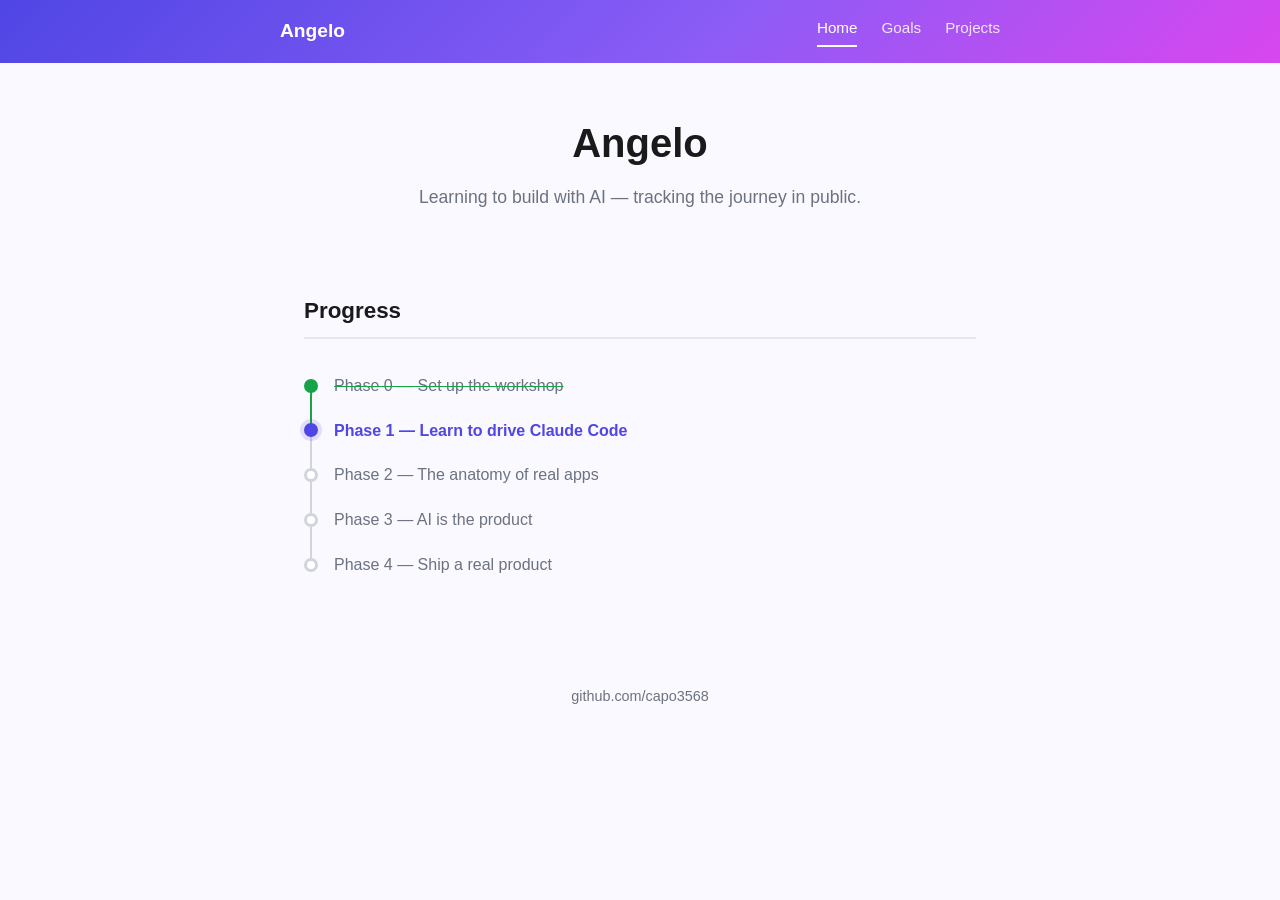
<file: index.html>
<!DOCTYPE html>
<html lang="en">
<head>
  <meta charset="UTF-8">
  <meta name="viewport" content="width=device-width, initial-scale=1.0">
  <title>Angelo — Building with AI</title>
  <link rel="stylesheet" href="style.css">
</head>
<body>
  <nav class="site-nav">
    <div class="nav-inner">
      <a href="index.html" class="nav-logo">Angelo</a>
      <div class="nav-links">
        <a href="index.html" class="active">Home</a>
        <a href="goals.html">Goals</a>
        <a href="projects.html">Projects</a>
      </div>
    </div>
  </nav>

  <header class="hero">
    <h1>Angelo</h1>
    <p class="tagline">Learning to build with AI — tracking the journey in public.</p>
  </header>

  <main>
    <section class="progress">
      <h2>Progress</h2>
      <ol class="progress-tracker">
        <li class="done"><span class="dot"></span><span class="label">Phase 0 — Set up the workshop</span></li>
        <li class="current"><span class="dot"></span><span class="label">Phase 1 — Learn to drive Claude Code</span></li>
        <li class="upcoming"><span class="dot"></span><span class="label">Phase 2 — The anatomy of real apps</span></li>
        <li class="upcoming"><span class="dot"></span><span class="label">Phase 3 — AI is the product</span></li>
        <li class="upcoming"><span class="dot"></span><span class="label">Phase 4 — Ship a real product</span></li>
      </ol>
    </section>
  </main>

  <footer>
    <a href="https://github.com/capo3568" target="_blank" rel="noopener">github.com/capo3568</a>
  </footer>
</body>
</html>
</file>
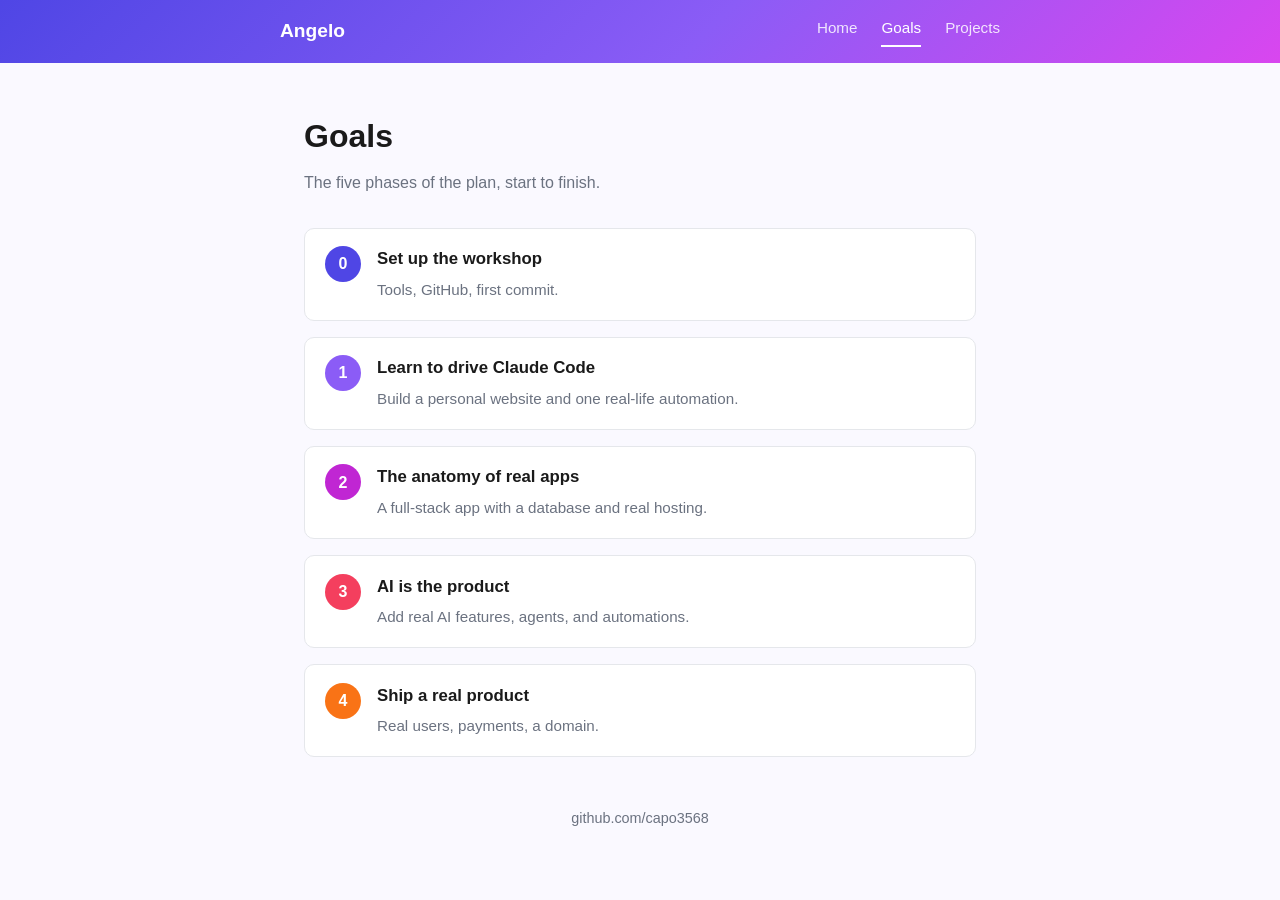
<file: goals.html>
<!DOCTYPE html>
<html lang="en">
<head>
  <meta charset="UTF-8">
  <meta name="viewport" content="width=device-width, initial-scale=1.0">
  <title>Goals — Angelo</title>
  <link rel="stylesheet" href="style.css">
</head>
<body>
  <nav class="site-nav">
    <div class="nav-inner">
      <a href="index.html" class="nav-logo">Angelo</a>
      <div class="nav-links">
        <a href="index.html">Home</a>
        <a href="goals.html" class="active">Goals</a>
        <a href="projects.html">Projects</a>
      </div>
    </div>
  </nav>

  <main>
    <h1 class="page-title">Goals</h1>
    <p class="page-subtitle">The five phases of the plan, start to finish.</p>

    <ul class="goals-list">
      <li class="goal-item">
        <div class="goal-number phase-0">0</div>
        <div>
          <h3>Set up the workshop</h3>
          <p>Tools, GitHub, first commit.</p>
        </div>
      </li>
      <li class="goal-item">
        <div class="goal-number phase-1">1</div>
        <div>
          <h3>Learn to drive Claude Code</h3>
          <p>Build a personal website and one real-life automation.</p>
        </div>
      </li>
      <li class="goal-item">
        <div class="goal-number phase-2">2</div>
        <div>
          <h3>The anatomy of real apps</h3>
          <p>A full-stack app with a database and real hosting.</p>
        </div>
      </li>
      <li class="goal-item">
        <div class="goal-number phase-3">3</div>
        <div>
          <h3>AI is the product</h3>
          <p>Add real AI features, agents, and automations.</p>
        </div>
      </li>
      <li class="goal-item">
        <div class="goal-number phase-4">4</div>
        <div>
          <h3>Ship a real product</h3>
          <p>Real users, payments, a domain.</p>
        </div>
      </li>
    </ul>
  </main>

  <footer>
    <a href="https://github.com/capo3568" target="_blank" rel="noopener">github.com/capo3568</a>
  </footer>
</body>
</html>
</file>
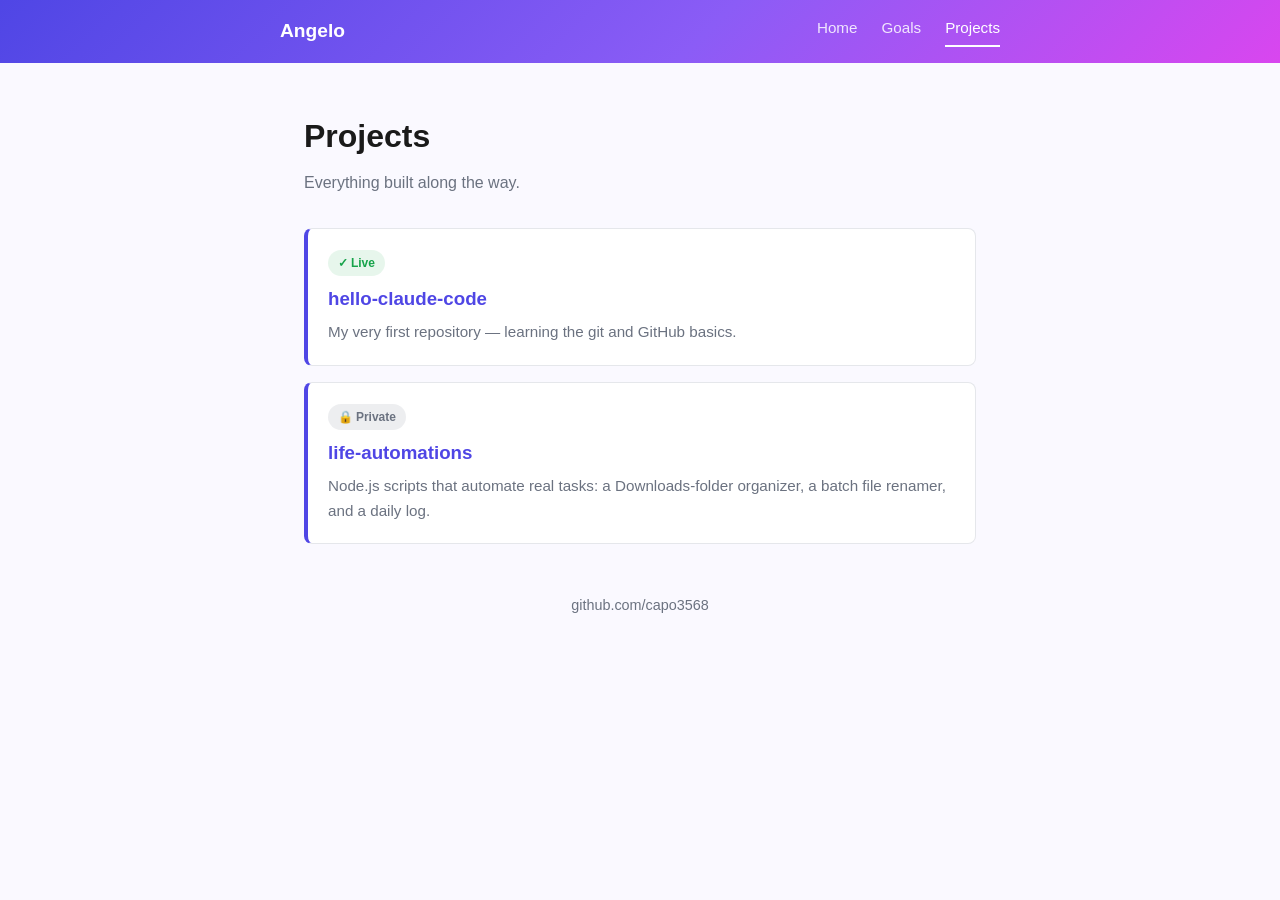
<file: projects.html>
<!DOCTYPE html>
<html lang="en">
<head>
  <meta charset="UTF-8">
  <meta name="viewport" content="width=device-width, initial-scale=1.0">
  <title>Projects — Angelo</title>
  <link rel="stylesheet" href="style.css">
</head>
<body>
  <nav class="site-nav">
    <div class="nav-inner">
      <a href="index.html" class="nav-logo">Angelo</a>
      <div class="nav-links">
        <a href="index.html">Home</a>
        <a href="goals.html">Goals</a>
        <a href="projects.html" class="active">Projects</a>
      </div>
    </div>
  </nav>

  <main>
    <h1 class="page-title">Projects</h1>
    <p class="page-subtitle">Everything built along the way.</p>

    <div class="project-grid">
      <a class="project-card" href="https://github.com/capo3568/hello-claude-code" target="_blank" rel="noopener">
        <span class="badge">✓ Live</span>
        <h3>hello-claude-code</h3>
        <p>My very first repository — learning the git and GitHub basics.</p>
      </a>
      <a class="project-card" href="https://github.com/capo3568/life-automations" target="_blank" rel="noopener">
        <span class="badge private">🔒 Private</span>
        <h3>life-automations</h3>
        <p>Node.js scripts that automate real tasks: a Downloads-folder organizer, a batch file renamer, and a daily log.</p>
      </a>
    </div>
  </main>

  <footer>
    <a href="https://github.com/capo3568" target="_blank" rel="noopener">github.com/capo3568</a>
  </footer>
</body>
</html>
</file>
<file: style.css>
:root {
  --accent: #4f46e5;
  --phase-0: #4f46e5;
  --phase-1: #8b5cf6;
  --phase-2: #c026d3;
  --phase-3: #f43f5e;
  --phase-4: #f97316;
  --text: #1a1a1a;
  --text-muted: #6b7280;
  --bg: #ffffff;
  --bg-soft: #faf9ff;
  --border: #e5e7eb;
  --done: #16a34a;
  --upcoming: #d1d5db;
  --nav-text: rgba(255, 255, 255, 0.85);
  --nav-text-active: #ffffff;
}

* {
  box-sizing: border-box;
}

body {
  margin: 0;
  font-family: -apple-system, BlinkMacSystemFont, "Segoe UI", Roboto, Helvetica, Arial, sans-serif;
  color: var(--text);
  background: var(--bg-soft);
  line-height: 1.6;
}

/* Nav */
.site-nav {
  background: linear-gradient(135deg, #4f46e5 0%, #8b5cf6 55%, #d946ef 100%);
  padding: 1rem 1.5rem;
}

.nav-inner {
  max-width: 720px;
  margin: 0 auto;
  display: flex;
  align-items: center;
  justify-content: space-between;
}

.nav-logo {
  color: #ffffff;
  font-weight: 700;
  font-size: 1.2rem;
  text-decoration: none;
}

.nav-links {
  display: flex;
  gap: 1.5rem;
}

.nav-links a {
  color: var(--nav-text);
  text-decoration: none;
  font-size: 0.95rem;
  font-weight: 500;
  padding-bottom: 4px;
  border-bottom: 2px solid transparent;
  transition: color 0.15s ease, border-color 0.15s ease;
}

.nav-links a:hover {
  color: var(--nav-text-active);
}

.nav-links a.active {
  color: var(--nav-text-active);
  border-bottom-color: #ffffff;
}

main, .hero, footer {
  max-width: 720px;
  margin: 0 auto;
  padding: 3rem 1.5rem;
}

.hero {
  text-align: center;
  padding-bottom: 1rem;
}

.hero h1 {
  font-size: 2.5rem;
  margin: 0 0 0.5rem;
}

.tagline {
  color: var(--text-muted);
  font-size: 1.1rem;
  margin: 0;
}

.page-title {
  font-size: 2rem;
  margin: 0 0 0.5rem;
}

.page-subtitle {
  color: var(--text-muted);
  margin: 0 0 2rem;
}

section {
  margin-bottom: 3rem;
}

h2 {
  font-size: 1.4rem;
  border-bottom: 2px solid var(--border);
  padding-bottom: 0.5rem;
  margin-bottom: 1.5rem;
}

/* Goals page */
.goals-list {
  list-style: none;
  padding: 0;
  margin: 0;
  display: flex;
  flex-direction: column;
  gap: 1rem;
}

.goal-item {
  display: flex;
  gap: 1rem;
  align-items: flex-start;
  background: var(--bg);
  border: 1px solid var(--border);
  border-radius: 10px;
  padding: 1.1rem 1.25rem;
}

.goal-number {
  flex-shrink: 0;
  width: 36px;
  height: 36px;
  border-radius: 50%;
  display: flex;
  align-items: center;
  justify-content: center;
  color: #fff;
  font-weight: 700;
  font-size: 1rem;
}

.goal-number.phase-0 { background: var(--phase-0); }
.goal-number.phase-1 { background: var(--phase-1); }
.goal-number.phase-2 { background: var(--phase-2); }
.goal-number.phase-3 { background: var(--phase-3); }
.goal-number.phase-4 { background: var(--phase-4); }

.goal-item h3 {
  margin: 0 0 0.3rem;
  font-size: 1.05rem;
}

.goal-item p {
  margin: 0;
  color: var(--text-muted);
  font-size: 0.95rem;
}

/* Progress (home page) */
.progress-tracker {
  list-style: none;
  padding: 0;
  margin: 0;
}

.progress-tracker li {
  display: flex;
  align-items: center;
  gap: 1rem;
  padding: 0.6rem 0;
  position: relative;
}

.progress-tracker .dot {
  width: 14px;
  height: 14px;
  border-radius: 50%;
  border: 3px solid var(--upcoming);
  background: var(--bg);
  flex-shrink: 0;
  z-index: 1;
}

.progress-tracker li:not(:last-child)::before {
  content: "";
  position: absolute;
  left: 6px;
  top: 22px;
  width: 2px;
  height: calc(100% - 6px);
  background: var(--upcoming);
}

.progress-tracker li.done .dot {
  border-color: var(--done);
  background: var(--done);
}

.progress-tracker li.done::before {
  background: var(--done);
}

.progress-tracker li.current .dot {
  border-color: var(--accent);
  background: var(--accent);
  box-shadow: 0 0 0 4px rgba(79, 70, 229, 0.15);
}

.progress-tracker li.done .label {
  color: var(--text-muted);
  text-decoration: line-through;
  text-decoration-color: var(--done);
}

.progress-tracker li.current .label {
  color: var(--accent);
  font-weight: 600;
}

.progress-tracker li.upcoming .label {
  color: var(--text-muted);
}

/* Projects */
.project-grid {
  display: grid;
  gap: 1rem;
}

.project-card {
  display: block;
  padding: 1.25rem;
  background: var(--bg);
  border: 1px solid var(--border);
  border-left: 4px solid var(--accent);
  border-radius: 8px;
  text-decoration: none;
  color: var(--text);
  transition: transform 0.15s ease, box-shadow 0.15s ease;
}

.project-card:hover {
  transform: translateY(-2px);
  box-shadow: 0 6px 16px rgba(79, 70, 229, 0.12);
}

.project-card .badge {
  display: inline-block;
  background: rgba(22, 163, 74, 0.1);
  color: var(--done);
  font-size: 0.75rem;
  font-weight: 600;
  padding: 0.2rem 0.6rem;
  border-radius: 999px;
  margin-bottom: 0.5rem;
}

.project-card .badge.private {
  background: rgba(107, 114, 128, 0.12);
  color: var(--text-muted);
}

.project-card h3 {
  margin: 0 0 0.4rem;
  color: var(--accent);
}

.project-card p {
  margin: 0;
  color: var(--text-muted);
  font-size: 0.95rem;
}

footer {
  text-align: center;
  padding-top: 0;
}

footer a {
  color: var(--text-muted);
  text-decoration: none;
  font-size: 0.9rem;
}

footer a:hover {
  color: var(--accent);
}

@media (max-width: 600px) {
  .hero h1, .page-title {
    font-size: 1.8rem;
  }
  main, .hero, footer {
    padding: 2rem 1.25rem;
  }
  .nav-links {
    gap: 1rem;
  }
  .site-nav {
    padding: 1rem;
  }
}
</file>
